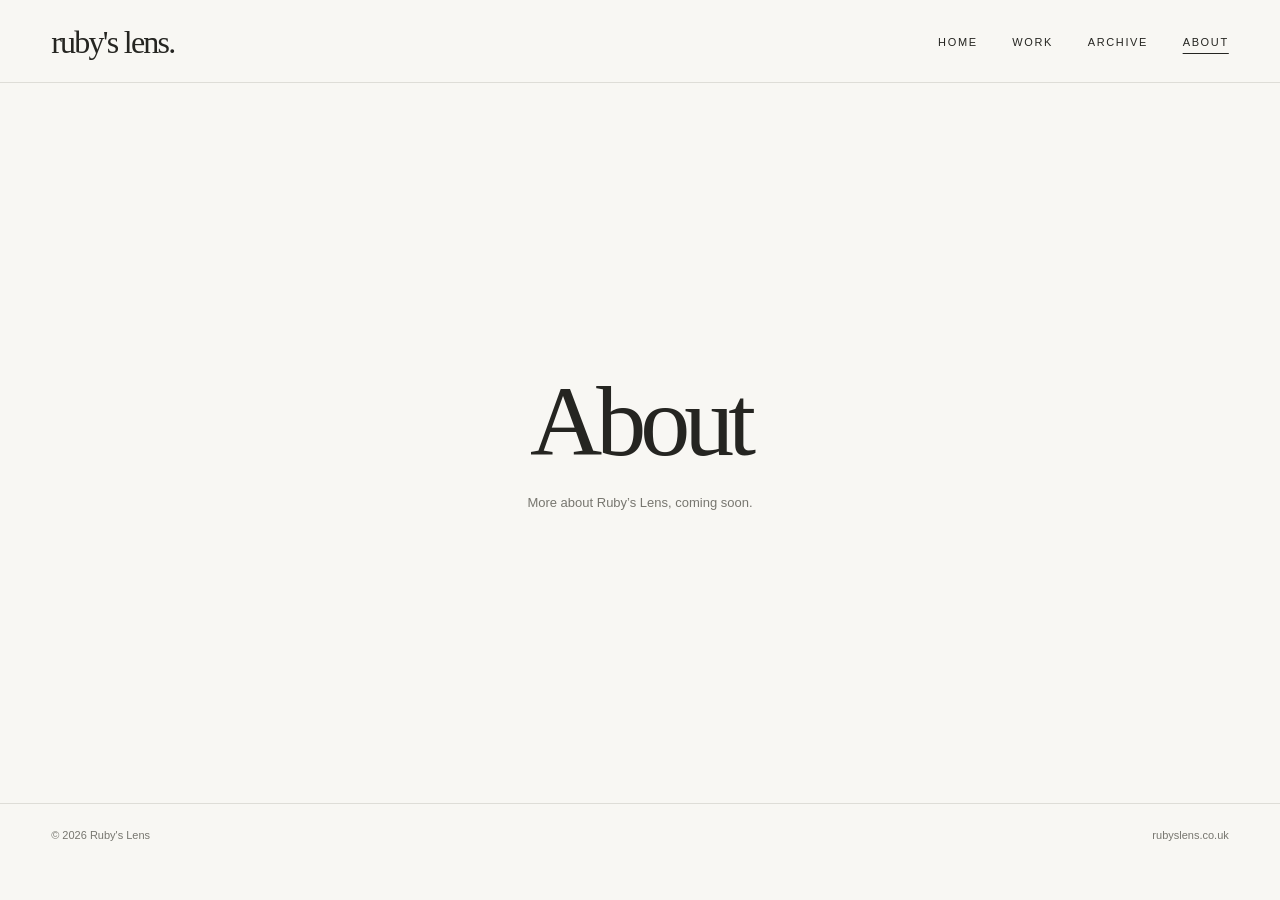
<file: about.html>
<!doctype html>
<html lang="en">
<head>
  <meta charset="utf-8">
  <meta name="viewport" content="width=device-width, initial-scale=1">
  <title>About — Ruby's Lens</title>
  <link rel="stylesheet" href="styles.css">
</head>
<body>
  <header class="header">
    <div class="shell header-inner">
      <a class="brand" href="index.html" aria-label="Ruby's Lens home">ruby's lens.</a>
      <nav class="navigation" aria-label="Main navigation">
        <a href="index.html">Home</a>
        <a href="work.html">Work</a>
        <a href="archive.html">Archive</a>
        <a href="about.html" aria-current="page">About</a>
      </nav>
    </div>
  </header>
  <main class="shell simple-page"><div><h1>About</h1><p>More about Ruby’s Lens, coming soon.</p></div></main>
  <footer class="footer"><div class="shell footer-inner"><span>© 2026 Ruby's Lens</span><span>rubyslens.co.uk</span></div></footer>
</body>
</html>
</file>
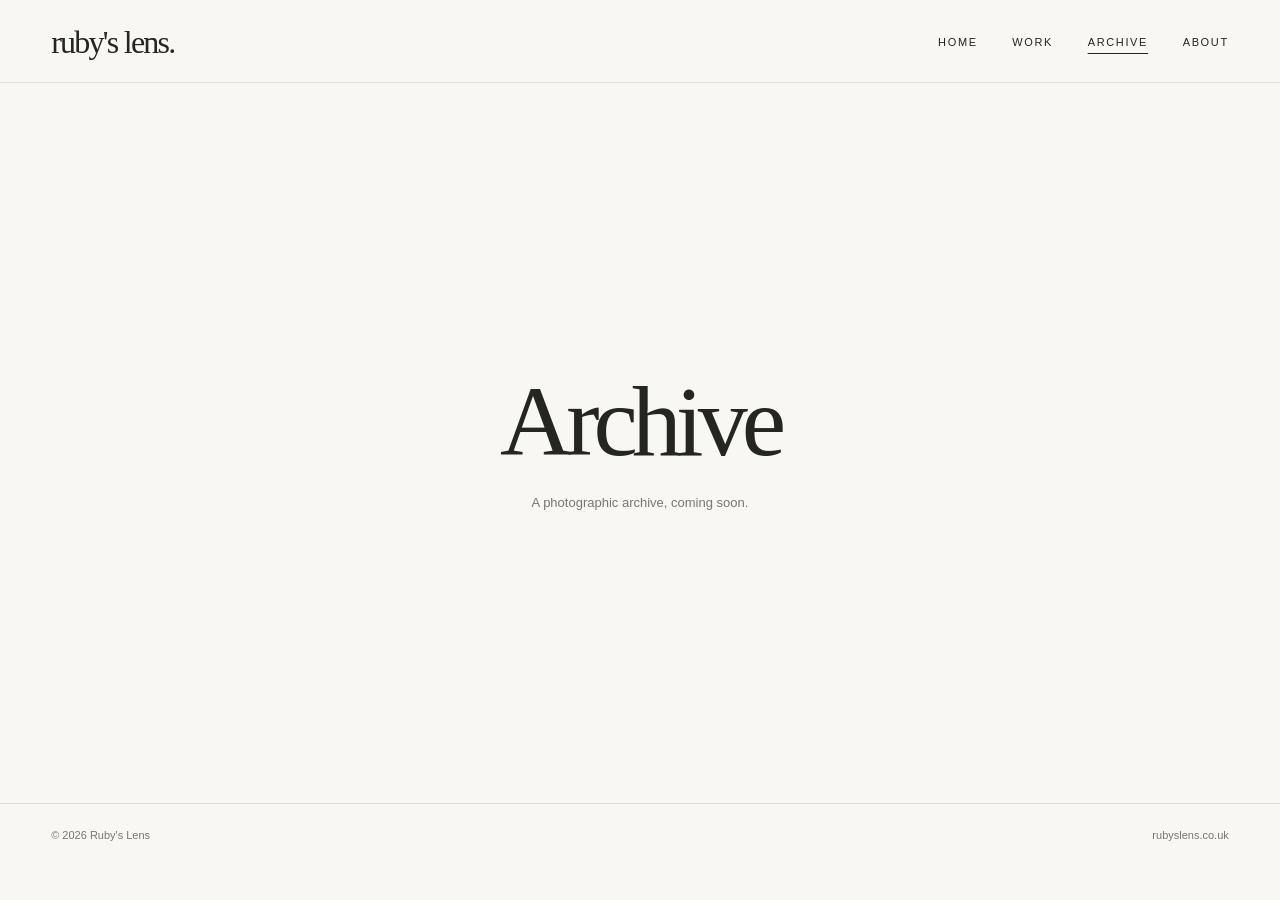
<file: archive.html>
<!doctype html>
<html lang="en">
<head>
  <meta charset="utf-8">
  <meta name="viewport" content="width=device-width, initial-scale=1">
  <title>Archive — Ruby's Lens</title>
  <link rel="stylesheet" href="styles.css">
</head>
<body>
  <header class="header">
    <div class="shell header-inner">
      <a class="brand" href="index.html" aria-label="Ruby's Lens home">ruby's lens.</a>
      <nav class="navigation" aria-label="Main navigation">
        <a href="index.html">Home</a>
        <a href="work.html">Work</a>
        <a href="archive.html" aria-current="page">Archive</a>
        <a href="about.html">About</a>
      </nav>
    </div>
  </header>
  <main class="shell simple-page"><div><h1>Archive</h1><p>A photographic archive, coming soon.</p></div></main>
  <footer class="footer"><div class="shell footer-inner"><span>© 2026 Ruby's Lens</span><span>rubyslens.co.uk</span></div></footer>
</body>
</html>
</file>
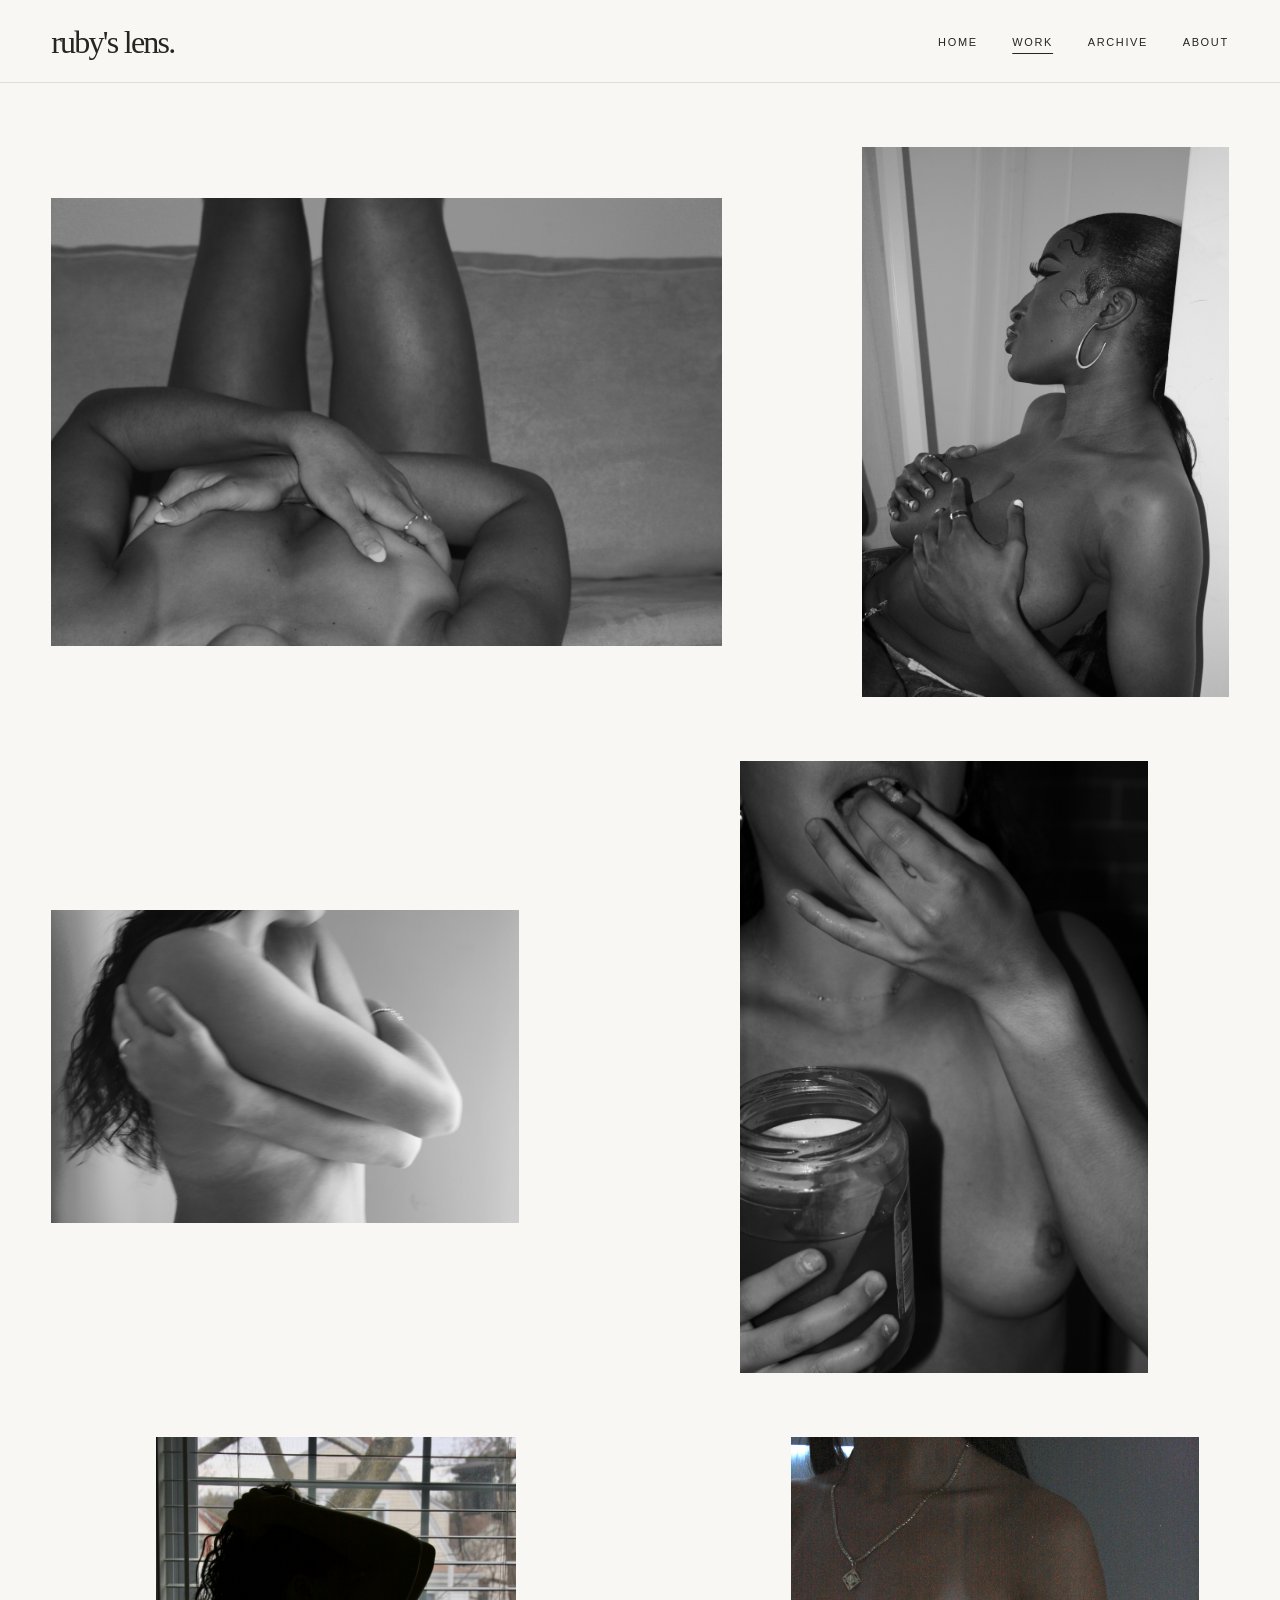
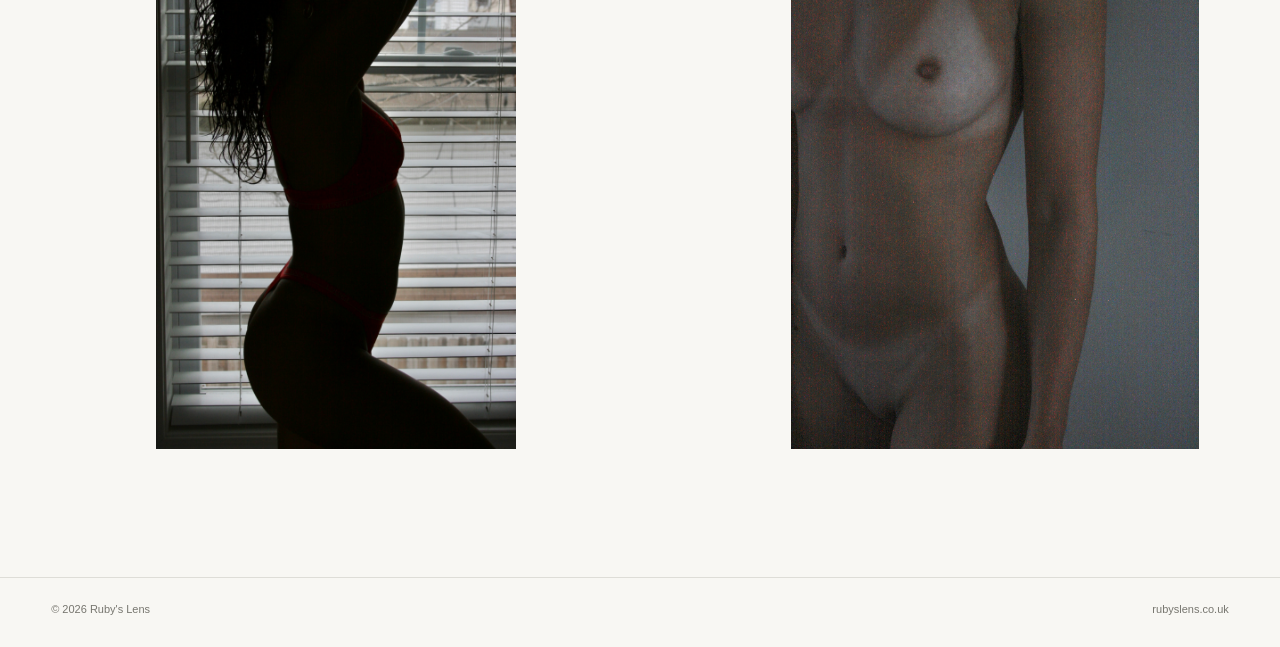
<file: work.html>
<!doctype html>
<html lang="en">
<head>
  <meta charset="utf-8">
  <meta name="viewport" content="width=device-width, initial-scale=1">
  <meta name="description" content="Photographs by Ruby — Ruby's Lens.">
  <title>Work — Ruby's Lens</title>
  <link rel="stylesheet" href="styles.css">
</head>
<body class="page-work">
  <header class="header">
    <div class="shell header-inner">
      <a class="brand" href="index.html" aria-label="Ruby's Lens home">ruby's lens.</a>
      <nav class="navigation" aria-label="Main navigation">
        <a href="index.html">Home</a>
        <a href="work.html" aria-current="page">Work</a>
        <a href="archive.html">Archive</a>
        <a href="about.html">About</a>
      </nav>
    </div>
  </header>
  <main class="shell work-main">
    <h1 class="sr-only">Photographs by Ruby</h1>
    <section class="gallery" aria-label="Photography gallery">
      <figure class="photo-1"><img src="images/BC5C7970-732F-4AD7-AA95-076F155C72EF_1_201_a.jpeg" alt="Photograph by Ruby" fetchpriority="high"></figure>
      <figure class="photo-2"><img src="images/chiz9.jpeg" alt="Portrait of Chiz by Ruby" loading="lazy"></figure>
      <figure class="photo-3"><img src="images/claudia2.jpeg" alt="Portrait of Claudia by Ruby" loading="lazy"></figure>
      <figure class="photo-4"><img src="images/emily1.jpeg" alt="Photograph of Emily by Ruby" loading="lazy"></figure>
      <figure class="photo-5"><img src="images/emily2.jpeg" alt="Second photograph of Emily by Ruby" loading="lazy"></figure>
      <figure class="photo-6"><img src="images/lauren4.jpeg" alt="Photograph of Lauren by Ruby" loading="lazy"></figure>
    </section>
  </main>
  <footer class="footer"><div class="shell footer-inner"><span>© 2026 Ruby's Lens</span><span>rubyslens.co.uk</span></div></footer>
</body>
</html>
</file>
<file: styles.css>
/* Ruby's Lens — minimal gallery refresh */
:root { --paper:#f8f7f3; --ink:#252521; --muted:#77766f; --line:#deddd7; --max:1380px; }
* { box-sizing:border-box; }
html { scroll-behavior:smooth; }
body { margin:0; background:var(--paper); color:var(--ink); font-family:Arial,Helvetica,sans-serif; -webkit-font-smoothing:antialiased; }
img { display:block; max-width:100%; }
a { color:inherit; text-decoration:none; }
a:hover { text-decoration:underline; text-underline-offset:5px; }
a:focus-visible { outline:2px solid var(--ink); outline-offset:5px; }
.shell { width:min(var(--max),calc(100% - clamp(36px,8vw,112px))); margin-inline:auto; }
.header { padding:26px 0 24px; border-bottom:1px solid var(--line); }
.header-inner { display:flex; justify-content:space-between; align-items:center; gap:24px; }
.brand { font:normal clamp(25px,2.5vw,35px)/1 Georgia,'Times New Roman',serif; letter-spacing:-.055em; white-space:nowrap; }
.navigation { display:flex; gap:clamp(16px,2.7vw,39px); align-items:center; flex-wrap:wrap; }
.navigation a { font-size:11px; line-height:1.5; text-transform:uppercase; letter-spacing:.15em; }
.navigation a[aria-current=page] { text-decoration:underline; text-underline-offset:7px; }
.footer { border-top:1px solid var(--line); padding:25px 0 32px; }
.footer-inner { display:flex; justify-content:space-between; gap:16px; flex-wrap:wrap; color:var(--muted); font-size:11px; }
/* A full-screen photograph below the top navigation. It may crop at the edges to fill the screen. */
.hero-photo { margin:0; height:calc(100svh - 86px); min-height:360px; overflow:hidden; }
.hero-photo img { width:100%; height:100%; object-fit:cover; object-position:center; }
.home-info { padding:40px 0 90px; }
.home-section { border-top:1px solid var(--line); padding:58px 0 64px; scroll-margin-top:30px; }
.home-section h1,.home-section h2 { font:normal clamp(30px,4vw,54px)/1.1 Georgia,'Times New Roman',serif; letter-spacing:-.05em; margin:0 0 18px; }
.home-section p { font-size:14px; line-height:1.8; color:#5e5d57; margin:0; }
/* Balanced editorial grid: varied widths, aligned rows, and capped image heights. */
.work-main { padding-top:clamp(35px,5vw,76px); }
.gallery { display:grid; grid-template-columns:repeat(12,minmax(0,1fr)); column-gap:clamp(16px,3vw,44px); row-gap:clamp(35px,5vw,75px); align-items:center; padding-bottom:clamp(75px,10vw,140px); }
.gallery figure { margin:0; min-width:0; display:flex; align-items:center; justify-content:center; }
.gallery img { width:auto; max-width:100%; height:auto; max-height:68svh; object-fit:contain; }
.photo-1 { grid-column:1 / span 7; }
.photo-2 { grid-column:9 / span 4; }
.photo-3 { grid-column:1 / span 5; }
.photo-4 { grid-column:7 / span 6; }
.photo-5 { grid-column:1 / span 6; }
.photo-6 { grid-column:8 / span 5; }
.sr-only { position:absolute; width:1px; height:1px; padding:0; margin:-1px; overflow:hidden; clip:rect(0,0,0,0); white-space:nowrap; border:0; }
@media(max-width:720px) {
 .header { padding:19px 0; }
 .header-inner { flex-direction:column; align-items:flex-start; gap:17px; }
 .navigation { gap:21px; }
 .navigation a { font-size:10px; }
 .hero-photo { height:calc(100svh - 107px); min-height:330px; }
 .home-info { padding:24px 0 52px; }
 .home-section { padding:45px 0; }
 .work-main { padding-top:30px; }
 .gallery { grid-template-columns:repeat(2,minmax(0,1fr)); gap:36px 16px; align-items:center; padding-bottom:75px; }
 .gallery img { max-height:60svh; }
 .photo-1,.photo-4 { grid-column:1 / 3; }
 .photo-2,.photo-5 { grid-column:2 / 3; }
 .photo-3,.photo-6 { grid-column:1 / 3; }
}
@media(prefers-reduced-motion:reduce) { html { scroll-behavior:auto; } }

/* Minimal placeholder pages */
.simple-page { min-height:calc(100svh - 180px); display:flex; align-items:center; justify-content:center; text-align:center; padding-block:65px; }
.simple-page h1 {font:normal clamp(42px,8vw,100px)/1 Georgia,serif;letter-spacing:-.06em;margin:0 0 20px;}
.simple-page p {color:var(--muted);font-size:13px;line-height:1.7;margin:0;}
</file>
